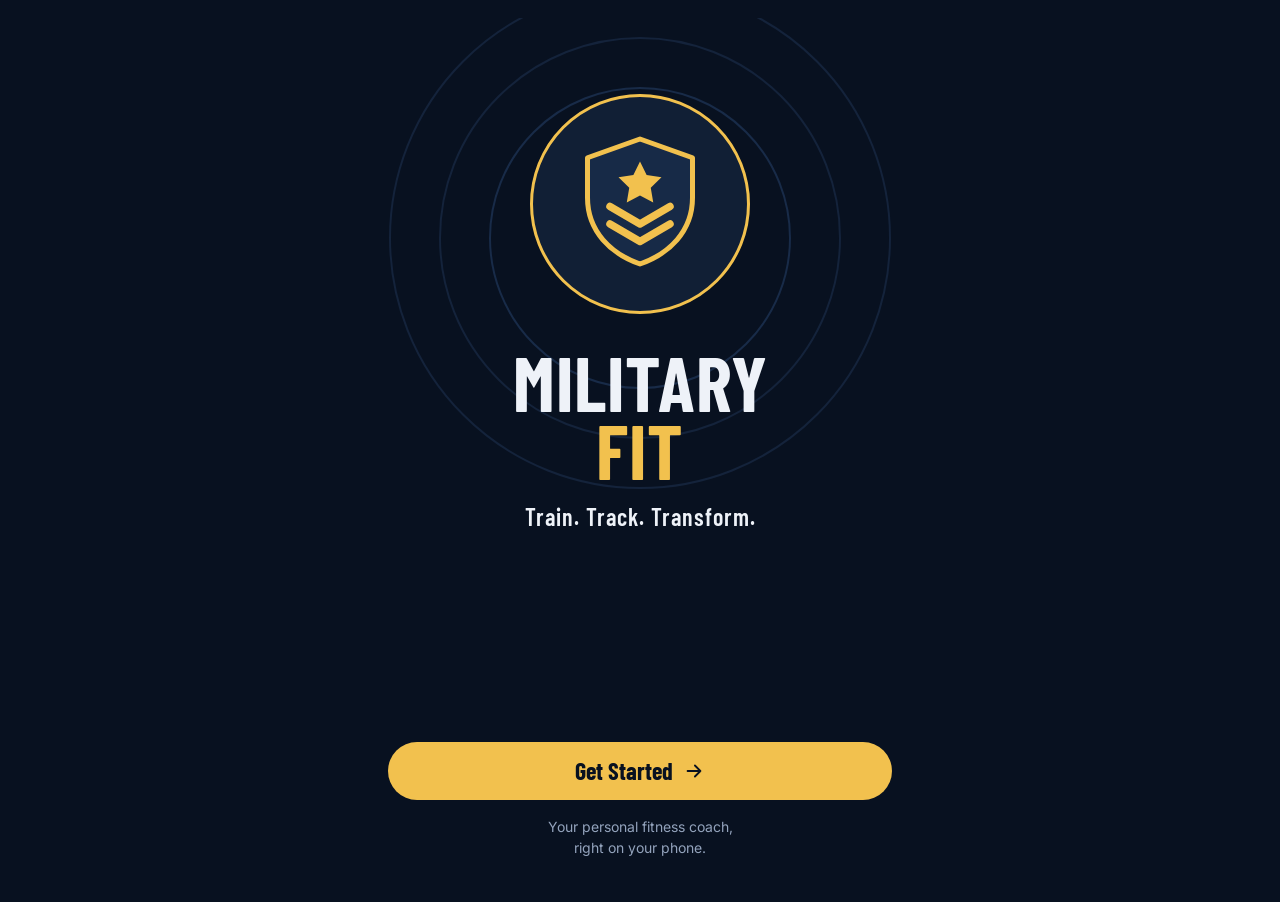
<file: index.html>
<!doctype html>
<html lang="en">
<head>
  <meta charset="utf-8">
  <meta name="viewport" content="width=device-width, initial-scale=1, viewport-fit=cover">
  <meta name="theme-color" content="#081120">
  <title>MILITARY FIT</title>
  <link rel="manifest" href="./manifest.webmanifest">
  <link rel="icon" href="./icons/icon-192.png">
  <link rel="apple-touch-icon" href="./icons/icon-192.png">
  <link rel="stylesheet" href="./css/app.css">
</head>
<body>
  <main id="app"></main>

  <nav id="nav" class="bottom-nav" aria-label="Main">
    <a href="#/dashboard" data-tab="home"><svg width="22" height="22" viewBox="0 0 24 24" fill="none" stroke="currentColor" stroke-width="2" stroke-linecap="round" stroke-linejoin="round" aria-hidden="true"><path d="M3 11l9-7 9 7v9H3z"/></svg>Home</a>
    <a href="#/workouts" data-tab="workouts"><svg width="22" height="22" viewBox="0 0 24 24" fill="none" stroke="currentColor" stroke-width="2" stroke-linecap="round" stroke-linejoin="round" aria-hidden="true"><path d="M6 8v8M18 8v8M3 10v4M21 10v4M6 12h12"/></svg>Workouts</a>
    <a href="#/library" data-tab="library"><svg width="22" height="22" viewBox="0 0 24 24" fill="none" stroke="currentColor" stroke-width="2" stroke-linecap="round" stroke-linejoin="round" aria-hidden="true"><path d="M4 5h6v14H4zM14 5h6v14h-6z"/></svg>Library</a>
    <a href="#/progress" data-tab="progress"><svg width="22" height="22" viewBox="0 0 24 24" fill="none" stroke="currentColor" stroke-width="2" stroke-linecap="round" stroke-linejoin="round" aria-hidden="true"><path d="M4 19l5-6 4 3 7-9"/></svg>Progress</a>
    <a href="#/more" data-tab="more"><svg width="22" height="22" viewBox="0 0 24 24" fill="none" stroke="currentColor" stroke-width="2" stroke-linecap="round" aria-hidden="true"><circle cx="5" cy="12" r="1"/><circle cx="12" cy="12" r="1"/><circle cx="19" cy="12" r="1"/></svg>More</a>
  </nav>

  <script type="module" src="./js/app.js"></script>
</body>
</html>
</file>
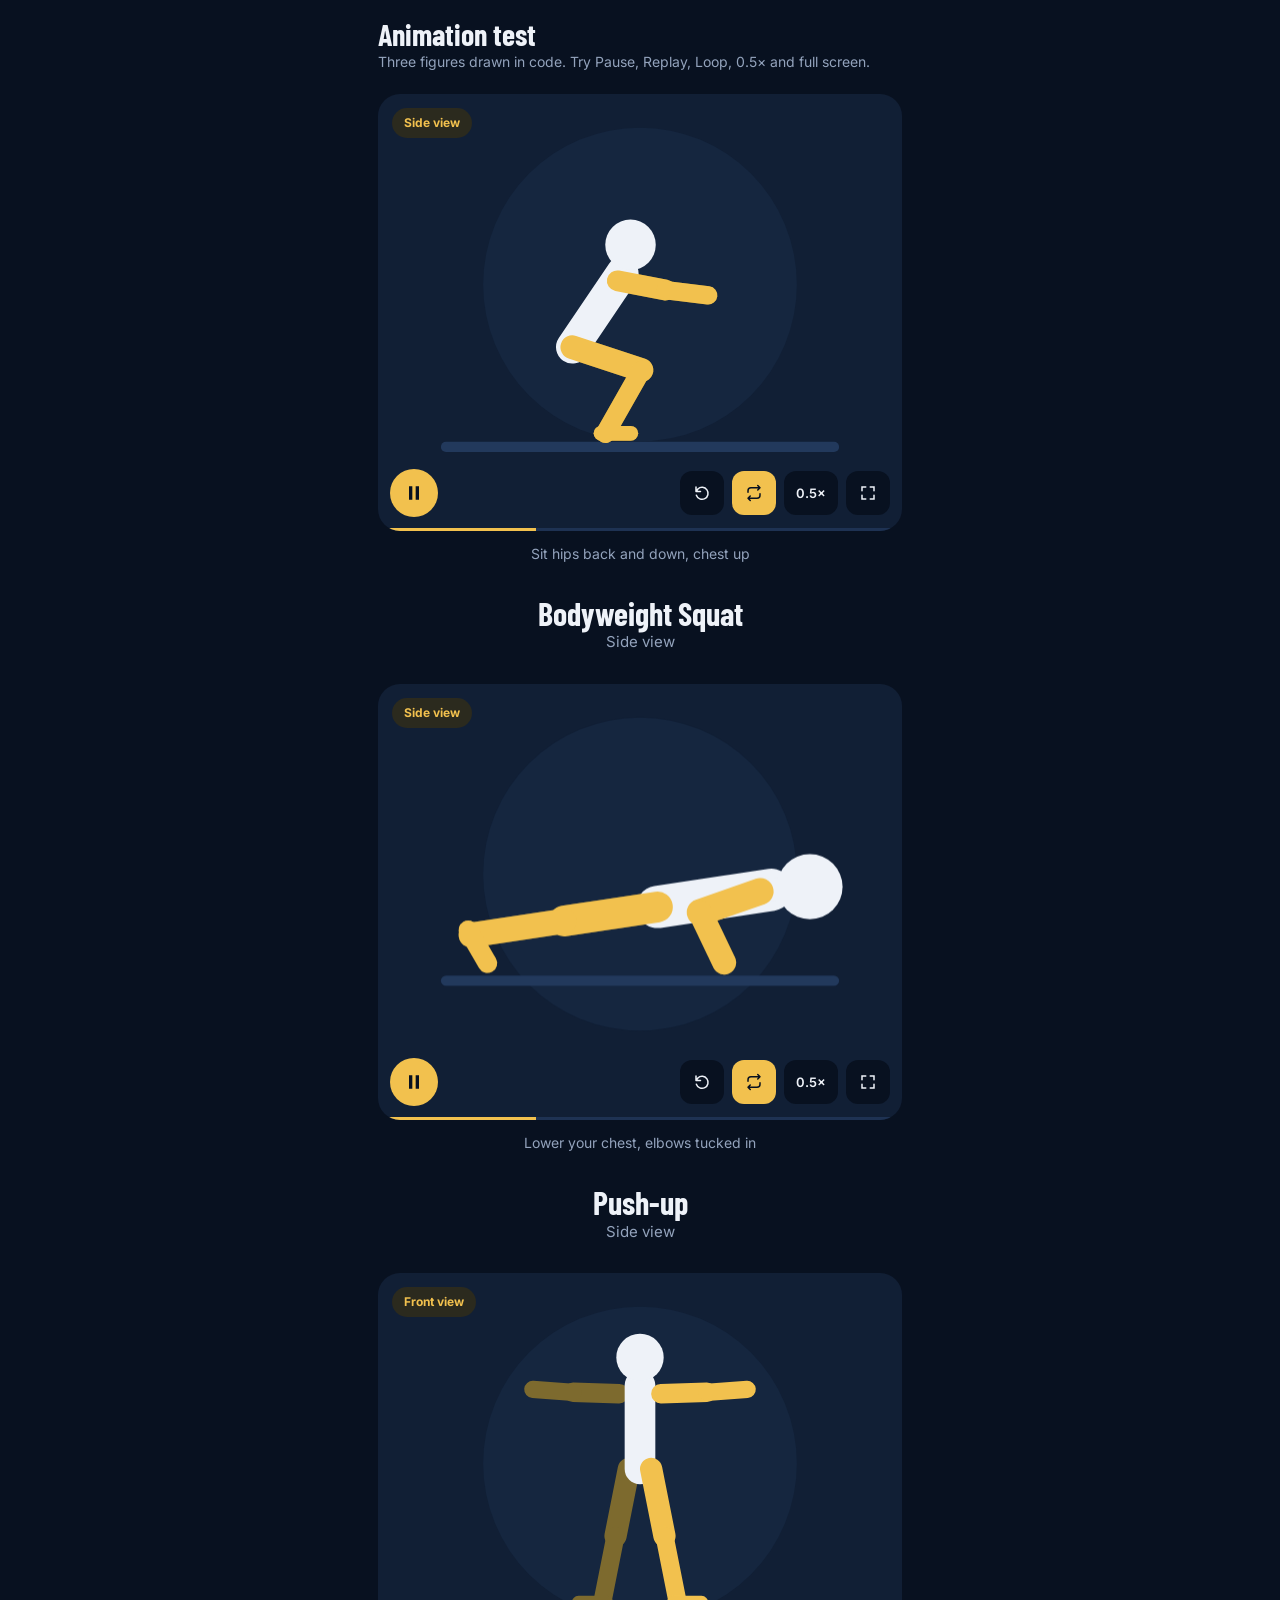
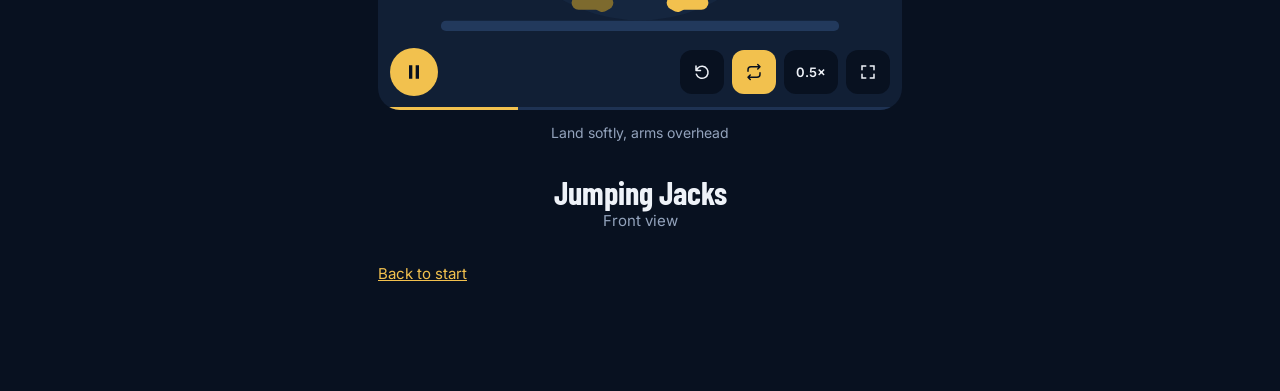
<file: test-anim.html>
<!doctype html>
<html lang="en">
<head>
  <meta charset="utf-8">
  <meta name="viewport" content="width=device-width, initial-scale=1, viewport-fit=cover">
  <meta name="theme-color" content="#081120">
  <title>Animation test — MILITARY FIT</title>
  <link rel="icon" href="./icons/icon-192.png">
  <link rel="stylesheet" href="./css/app.css">
</head>
<body>
  <h1>Animation test</h1>
  <p class="muted">Three figures drawn in code. Try Pause, Replay, Loop, 0.5× and full screen.</p>

  <section class="demo" aria-label="Bodyweight squat">
    <div id="squat"></div>
    <h2 class="demo-name">Bodyweight Squat</h2>
    <p class="demo-meta">Side view</p>
  </section>
  <section class="demo" aria-label="Push-up">
    <div id="pushup"></div>
    <h2 class="demo-name">Push-up</h2>
    <p class="demo-meta">Side view</p>
  </section>
  <section class="demo" aria-label="Jumping jacks">
    <div id="jj"></div>
    <h2 class="demo-name">Jumping Jacks</h2>
    <p class="demo-meta">Front view</p>
  </section>
  <p><a href="./index.html">Back to start</a></p>

  <script type="module">
    import { mountAnimation } from './js/anim.js';
    import { squat, pushup, jumpingJack } from './js/data/animations.js';
    window.players = {
      squat: mountAnimation(document.getElementById('squat'), squat),
      pushup: mountAnimation(document.getElementById('pushup'), pushup),
      jj: mountAnimation(document.getElementById('jj'), jumpingJack),
    };
  </script>
</body>
</html>
</file>
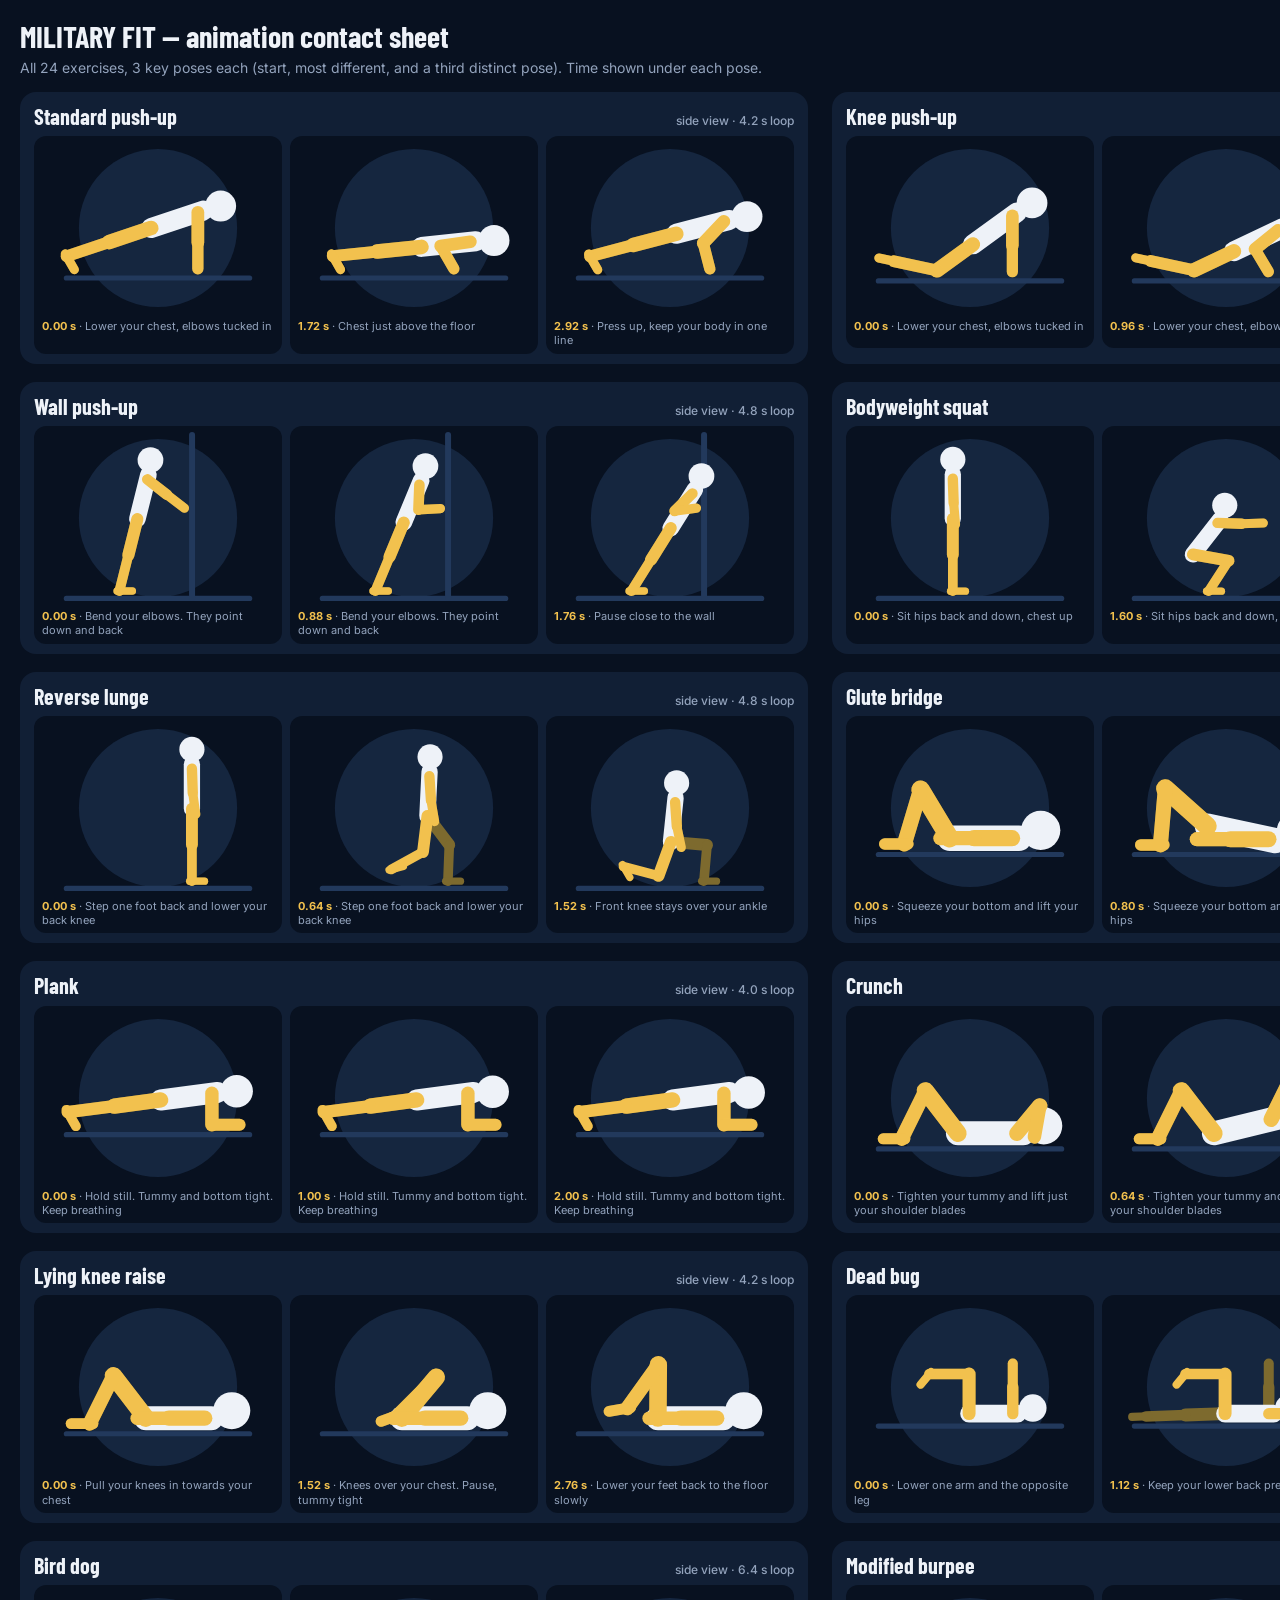
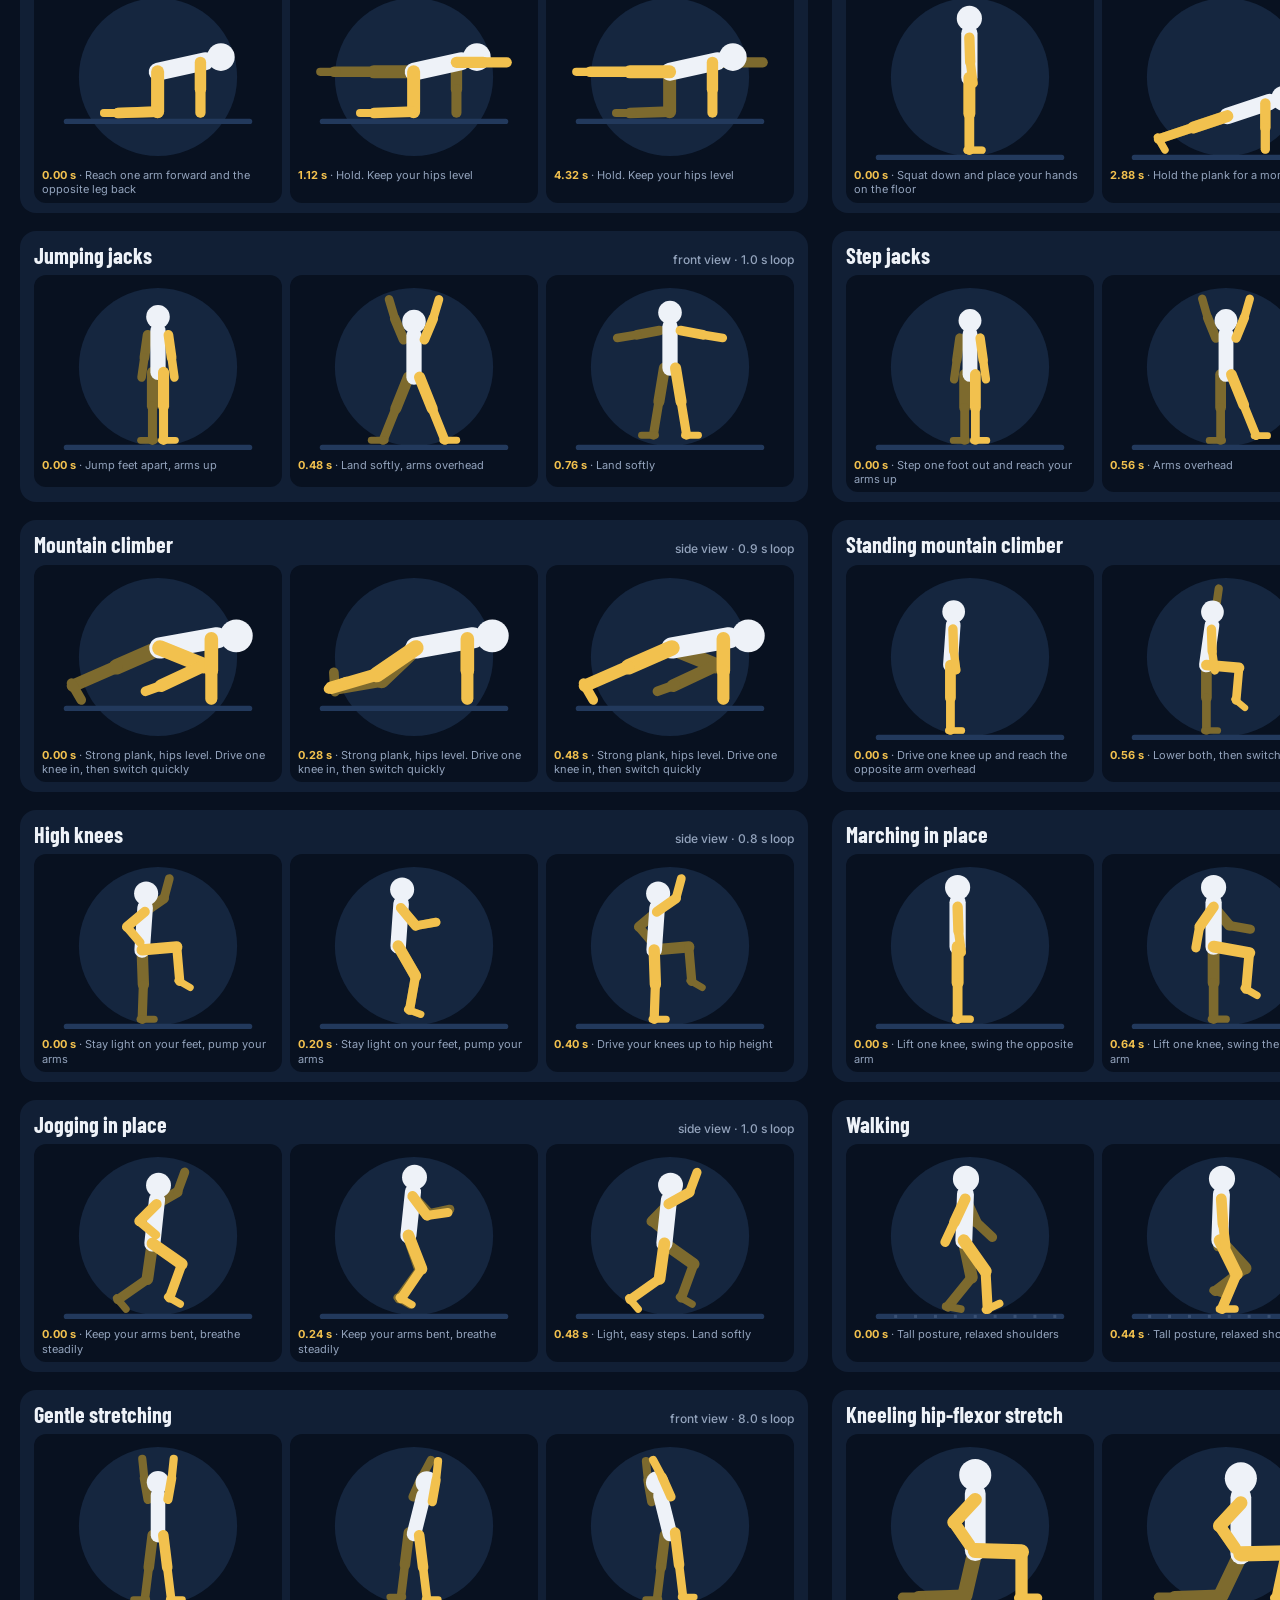
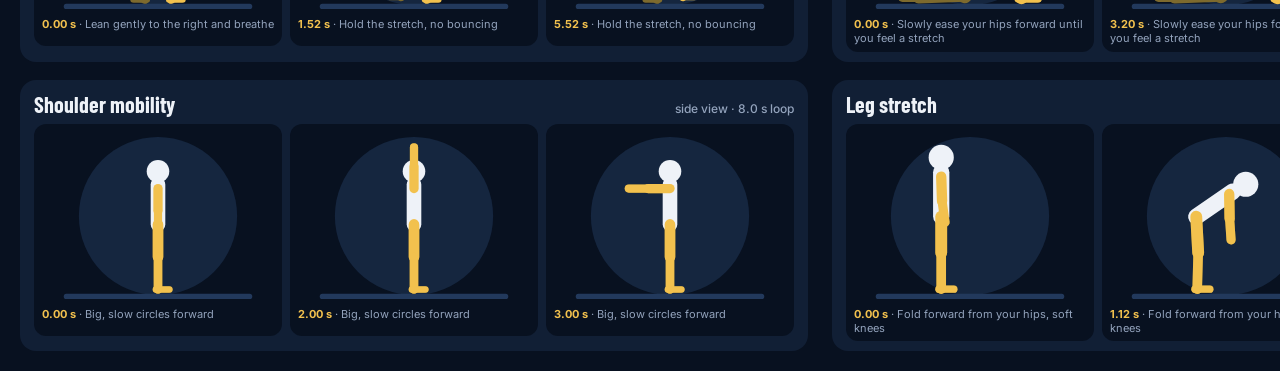
<file: tools/anim-sheet.html>
<!doctype html>
<html lang="en">
<head>
  <meta charset="utf-8">
  <title>MILITARY FIT — animation contact sheet</title>
  <link rel="icon" href="../icons/icon-192.png">
  <link rel="stylesheet" href="../css/app.css">
  <style>
    body { max-width: none; width: 1640px; padding: 20px; }
    h1 { margin-bottom: 4px; }
    .grid { display: grid; grid-template-columns: 1fr 1fr; gap: 18px 24px; margin-top: 14px; }
    .ex { background: var(--card); border-radius: 16px; padding: 12px 14px 10px; margin: 0; }
    .ex h2 { font-size: 22px; margin-bottom: 8px; display: flex; justify-content: space-between; align-items: baseline; }
    .ex h2 small { font-family: var(--font-body); font-size: 12px; color: var(--muted); font-weight: 500; }
    .poses { display: grid; grid-template-columns: repeat(3, 1fr); gap: 8px; }
    .pose { background: var(--bg); border-radius: 12px; overflow: hidden; }
    .pose .stage { height: 178px; position: relative; }
    .pose canvas { width: 100%; height: 100%; display: block; }
    .pose .cap { font-size: 11px; color: var(--muted); padding: 5px 8px 6px; line-height: 1.3; min-height: 34px; }
    .pose .cap b { color: var(--gold); }
  </style>
</head>
<body>
  <h1>MILITARY FIT — animation contact sheet</h1>
  <p class="muted">All 24 exercises, 3 key poses each (start, most different, and a third distinct pose). Time shown under each pose.</p>
  <div class="grid" id="grid"></div>

  <script type="module">
    import { FigurePlayer } from '../js/anim.js';
    import { ANIMATIONS } from '../js/data/animations.js';
    import { EXERCISES } from '../js/data/exercises.js';

    const names = Object.fromEntries(EXERCISES.map(e => [e.id, e]));
    const grid = document.getElementById('grid');
    const pick = (pl, def) => {
      const frames = [];
      for (let t = 0; t <= def.duration; t += 40) {
        const w = pl._eval(t).world;
        frames.push({ t, v: Object.values(w).flat() });
      }
      const dist = (a, b) => Math.sqrt(a.v.reduce((s, x, i) => s + (x - b.v[i]) ** 2, 0));
      const f0 = frames[0];
      const f1 = frames.reduce((b, f) => dist(f, f0) > dist(b, f0) ? f : b, f0);
      const f2 = frames.reduce((b, f) => Math.min(dist(f, f0), dist(f, f1)) > Math.min(dist(b, f0), dist(b, f1)) ? f : b, f0);
      return [f0, f1, f2].map(f => f.t).sort((a, b) => a - b);
    };
    for (const e of EXERCISES) {
      const def = ANIMATIONS[e.anim || e.id];
      const box = document.createElement('section');
      box.className = 'ex';
      box.innerHTML = `<h2>${e.name}<small>${def.view} view · ${(def.duration / 1000).toFixed(1)} s loop</small></h2><div class="poses"></div>`;
      grid.appendChild(box);
      const poses = box.querySelector('.poses');
      // use a throwaway player to pick poses
      const probe = new FigurePlayer(document.createElement('canvas'), def, { reserve: 0, top: 6 });
      const times = pick(probe, def);
      for (const t of times) {
        const cell = document.createElement('div');
        cell.className = 'pose';
        cell.innerHTML = `<div class="stage"><canvas></canvas></div><div class="cap"></div>`;
        poses.appendChild(cell);
        const stage = cell.querySelector('.stage'), canvas = cell.querySelector('canvas');
        const pl = new FigurePlayer(canvas, def, { reserve: 0, top: 6 });
        pl.resize(stage.clientWidth, stage.clientHeight);
        pl.seek(t);
        cell.querySelector('.cap').innerHTML = `<b>${(t / 1000).toFixed(2)} s</b> · ${pl.cue}`;
      }
    }
    window.sheetReady = true;
  </script>
</body>
</html>
</file>
<file: css/app.css>
/* MILITARY FIT — "Night Ops v2" (see MILITARY-FIT-DESIGN.md). Mobile first, offline fonts. */
@font-face { font-family: 'Barlow Condensed'; font-weight: 600; font-style: normal; font-display: swap;
  src: url('../fonts/barlow-condensed-600.woff2') format('woff2'); }
@font-face { font-family: 'Barlow Condensed'; font-weight: 700; font-style: normal; font-display: swap;
  src: url('../fonts/barlow-condensed-700.woff2') format('woff2'); }
@font-face { font-family: 'Inter'; font-weight: 400 700; font-style: normal; font-display: swap;
  src: url('../fonts/inter-latin-var.woff2') format('woff2'); }

:root {
  --bg: #081120;
  --card: #111F35;
  --card-2: #172A47;
  --nav: #0C182B;
  --line: #1E3253;
  --line-2: #3A5174;
  --gold: #F2C14E;
  --gold-tint: #2B2A1E;
  --gold-text: #E8E1C4;
  --text: #EEF2F8;
  --muted: #93A3BC;
  --ok: #4ADE80; --ok-bg: #10291C; --ok-text: #7BE3A1;
  --danger-bg: #2A1218; --danger-line: #8A2E35; --danger-text: #FF9AA0;
  --water: #4C9BE8;
  --font-head: 'Barlow Condensed', 'Arial Narrow', sans-serif;
  --font-body: 'Inter', system-ui, -apple-system, 'Segoe UI', Roboto, Arial, sans-serif;
}

* { box-sizing: border-box; -webkit-tap-highlight-color: transparent; }
html, body { margin: 0; background: var(--bg); color: var(--text); }
body {
  font-family: var(--font-body); font-size: 15px; line-height: 1.5;
  min-height: 100vh; padding: 18px 18px 40px; max-width: 560px; margin: 0 auto;
}
h1, h2, h3 { font-family: var(--font-head); font-weight: 700; margin: 0; line-height: 1.1; }
h1 { font-size: 30px; }
h2 { font-size: 22px; }
p { margin: 0 0 12px; }
.muted { color: var(--muted); font-size: 14px; }
a { color: var(--gold); }

.card { background: var(--card); border-radius: 22px; padding: 18px; margin: 14px 0; }
.badge {
  display: inline-block; background: var(--gold-tint); color: var(--gold);
  border-radius: 999px; padding: 3px 12px; font-size: 12px; font-weight: 700; margin-bottom: 8px;
}
.badge.muted-badge { background: var(--card-2); color: var(--muted); }
.btn {
  display: inline-flex; align-items: center; justify-content: center;
  min-height: 54px; padding: 0 28px; border-radius: 999px; border: 0;
  background: var(--gold); color: var(--bg); text-decoration: none;
  font-family: var(--font-head); font-size: 22px; font-weight: 700;
}
.btn.outline { background: transparent; color: var(--text); border: 1.5px solid var(--line-2); }

/* ---------- Animation card ---------- */
.anim { margin: 0; }
.anim-stage {
  position: relative; aspect-ratio: 6 / 5; background: var(--card);
  border-radius: 22px; overflow: hidden;
}
.anim-stage canvas { position: absolute; inset: 0; width: 100%; height: 100%; display: block; }
.anim-chip {
  position: absolute; top: 14px; left: 14px; padding: 6px 12px; border-radius: 999px;
  background: var(--gold-tint); color: var(--gold); font-size: 12px; font-weight: 700;
}
.anim-bar { position: absolute; left: 0; right: 0; bottom: 0; height: 3px; background: var(--line); }
.anim-bar-fill { height: 100%; width: 0; background: var(--gold); }
.anim-controls {
  position: absolute; left: 12px; right: 12px; bottom: 14px;
  display: flex; justify-content: space-between; align-items: center; gap: 8px;
}
.anim-controls button {
  border: 0; cursor: pointer; font-family: var(--font-body); color: var(--text);
  display: flex; align-items: center; justify-content: center;
}
.anim-play { width: 48px; height: 48px; border-radius: 50%; background: var(--gold); color: var(--bg) !important; flex: none; }
.anim-tools { display: flex; gap: 8px; }
.anim-tools button { width: 44px; height: 44px; border-radius: 12px; background: var(--bg); }
.anim-tools .anim-slow { width: auto; min-width: 52px; padding: 0 12px; font-size: 13px; font-weight: 600; }
.anim-tools button[aria-pressed="true"] { background: var(--gold); color: var(--bg); }
.anim-tools button[hidden] { display: none; }
.anim-controls button:active { transform: scale(.96); }
.anim-controls button:focus-visible { outline: 2px solid var(--gold); outline-offset: 2px; }
.anim-cue { margin: 12px 4px 0; text-align: center; color: var(--muted); font-size: 14px; min-height: 2.8em; }

.anim:fullscreen, .anim:-webkit-full-screen { display: flex; flex-direction: column; background: var(--bg); padding: 12px; }
.anim:fullscreen .anim-stage, .anim:-webkit-full-screen .anim-stage { flex: 1; aspect-ratio: auto; }

/* ---------- Demo block on the test page ---------- */
.demo { margin: 22px 0 30px; }
.demo-name { text-align: center; margin-top: 14px; font-size: 32px; }
.demo-meta { text-align: center; color: var(--muted); font-size: 15px; }

/* ---------- App shell ---------- */
body { padding-bottom: calc(70px + env(safe-area-inset-bottom) + 24px); }
.visually-hidden { position: absolute; width: 1px; height: 1px; overflow: hidden; clip: rect(0 0 0 0); white-space: nowrap; }
.page-head { margin: 6px 0 14px; }
.page-head p { margin: 4px 0 0; }
.card p:last-child { margin-bottom: 0; }
.tile {
  display: inline-flex; align-items: center; justify-content: center; flex: none;
  border-radius: 10px; background: var(--gold-tint); color: var(--gold);
}
a:focus-visible, button:focus-visible, input:focus-visible { outline: 2px solid var(--gold); outline-offset: 2px; }

.bottom-nav {
  position: fixed; left: 0; right: 0; bottom: 0; margin: 0 auto; max-width: 560px; z-index: 10;
  height: calc(70px + env(safe-area-inset-bottom)); padding-bottom: env(safe-area-inset-bottom);
  background: var(--nav); border-top: 1px solid #1A2B45;
  display: grid; grid-template-columns: repeat(5, minmax(0, 1fr));
}
.bottom-nav a {
  display: flex; flex-direction: column; align-items: center; justify-content: center; gap: 3px;
  text-decoration: none; color: var(--muted); font-size: 11px;
}
.bottom-nav a[aria-current="page"] { color: var(--gold); font-weight: 700; }

.coming { display: flex; gap: 14px; align-items: flex-start; }
.coming h2 { margin: 2px 0 6px; }
.rows { list-style: none; margin: 0; padding: 0; display: flex; flex-direction: column; gap: 10px; }
.row { display: flex; align-items: center; gap: 12px; background: var(--card); border-radius: 16px; padding: 12px 14px; min-height: 60px; }
.row-name { flex: 1; font-weight: 600; }
.row .badge { margin: 0; white-space: nowrap; font-size: 11px; }
.foot-note { margin-top: 14px; }

/* ---------- Library ---------- */
.search {
  display: flex; align-items: center; gap: 10px; height: 52px; padding: 0 14px;
  background: var(--card); border-radius: 16px; color: var(--muted);
}
.search input {
  flex: 1; min-width: 0; height: 100%; background: transparent; border: 0; outline: none;
  color: var(--text); font: inherit; font-size: 16px;
}
.search input::placeholder { color: var(--muted); }
.search:focus-within { outline: 2px solid var(--gold); }
.tabs {
  display: flex; gap: 8px; overflow-x: auto; scrollbar-width: none;
  margin: 0 -18px; padding: 12px 18px 4px;
}
.tabs::-webkit-scrollbar { display: none; }
.tab {
  flex: none; min-height: 44px; padding: 0 16px; border: 0; border-radius: 999px; cursor: pointer;
  background: var(--card); color: var(--text); font: inherit; font-size: 14px; font-weight: 600;
}
.tab[aria-pressed="true"] { background: var(--gold); color: var(--bg); }
.result-count { min-height: 1.4em; margin: 8px 2px 4px; }
.ex-grid { display: grid; grid-template-columns: repeat(2, minmax(0, 1fr)); gap: 12px; margin-top: 8px; }
.ex-card { display: block; overflow: hidden; background: var(--card); border-radius: 20px; color: var(--text); text-decoration: none; }
.ex-card[hidden] { display: none; }
.ex-thumb { aspect-ratio: 4 / 3; background: var(--bg); }
.ex-thumb canvas { display: block; width: 100%; height: 100%; }
.ex-info { display: flex; flex-direction: column; padding: 10px 12px 13px; }
.ex-name { font-family: var(--font-head); font-weight: 700; font-size: 20px; line-height: 1.15; }
.ex-sub { margin-top: 2px; font-size: 12px; color: var(--muted); }
.empty { text-align: center; color: var(--muted); }

/* ---------- Exercise detail ---------- */
.topbar { display: flex; align-items: center; gap: 10px; margin-bottom: 14px; }
.icon-btn {
  display: flex; align-items: center; justify-content: center; flex: none;
  width: 44px; height: 44px; border-radius: 14px; background: var(--card); color: var(--text); text-decoration: none;
}
.icon-btn-spacer { width: 44px; flex: none; }
.topbar-title { flex: 1; text-align: center; font-size: 24px; }
.ex-head { text-align: center; margin: 16px 0 6px; }
.ex-title { font-size: 32px; }
.ex-dose { margin: 2px 0 8px; color: var(--muted); font-size: 15px; }
.chip {
  display: inline-block; margin: 0 4px 6px 0; padding: 4px 12px; border-radius: 999px;
  background: var(--card-2); color: var(--text); font-size: 13px;
}
.ex-tags .chip { margin: 0 3px; }
.info { margin: 12px 0; }
.info-title { display: flex; align-items: center; gap: 10px; margin-bottom: 10px; font-size: 20px; }
.steps { margin: 0; padding: 0; list-style: none; counter-reset: s; display: flex; flex-direction: column; gap: 10px; }
.steps li { counter-increment: s; display: flex; align-items: flex-start; gap: 12px; }
.steps li::before {
  content: counter(s); flex: none; width: 26px; height: 26px; margin-top: 1px; border-radius: 50%;
  background: var(--gold); color: var(--bg); font-family: var(--font-head); font-weight: 700; font-size: 16px;
  display: flex; align-items: center; justify-content: center;
}
.plain { margin: 0; padding: 0; list-style: none; display: flex; flex-direction: column; gap: 8px; }
.plain li { position: relative; padding-left: 18px; }
.plain li::before { content: ''; position: absolute; left: 0; top: .6em; width: 7px; height: 7px; border-radius: 50%; background: var(--gold); }
.big-dose { margin: 0 0 6px; font-family: var(--font-head); font-size: 26px; font-weight: 700; }
.chips { margin: 0; }
.alts { display: flex; flex-direction: column; gap: 10px; margin: 12px 0; }
.alt {
  display: flex; align-items: center; gap: 12px; padding: 12px 14px; min-height: 60px;
  background: var(--card); border-radius: 16px; color: var(--text); text-decoration: none;
}
.alt > svg:first-child { color: var(--gold); }
.alt > svg:last-child { color: var(--muted); }
.alt span { flex: 1; display: flex; flex-direction: column; line-height: 1.25; }
.alt small { color: var(--muted); font-size: 12px; }
.alt b { font-size: 16px; }

/* ---------- Welcome + onboarding + profile ---------- */
body.no-nav .bottom-nav { display: none; }
body.no-nav { padding-bottom: 24px; }
.center { text-align: center; }
.lead { font-size: 17px; line-height: 1.55; }
.btn.block { display: flex; width: 100%; height: 58px; border-radius: 29px; font-size: 24px; gap: 10px; }
.btn.grow { flex: 1; }
.btn[disabled] { opacity: .4; cursor: not-allowed; }
.btn.outline { height: 54px; }
.btn { height: 54px; }

.welcome {
  position: relative; display: flex; flex-direction: column; align-items: center; overflow: hidden;
  min-height: calc(100vh - 40px); padding: 50px 10px 20px;
}
.welcome-rings { position: absolute; top: -40px; left: 50%; transform: translateX(-50%); pointer-events: none; }
.welcome-emblem {
  position: relative; width: 220px; height: 220px; border-radius: 50%; margin-top: 26px;
  background: var(--card); border: 3px solid var(--gold); display: flex; align-items: center; justify-content: center;
}
.welcome-title { position: relative; margin-top: 34px; text-align: center; font-size: 76px; line-height: .9; letter-spacing: 1px; }
.welcome-title span { display: block; }
.welcome-title .gold { color: var(--gold); }
.welcome-tag { position: relative; margin: 14px 0 0; font-family: var(--font-head); font-size: 24px; font-weight: 600; letter-spacing: 1px; }
.welcome-foot { position: relative; margin-top: auto; width: 100%; display: flex; flex-direction: column; align-items: center; gap: 16px; padding-top: 28px; }
.welcome-foot p { margin: 0; }

.onb { display: flex; flex-direction: column; min-height: calc(100vh - 40px); }
.onb-top { display: flex; align-items: center; gap: 14px; margin-bottom: 20px; }
.onb-prog { flex: 1; display: flex; flex-direction: column; gap: 6px; }
.onb-prog-label { font-size: 12px; color: var(--muted); font-weight: 600; }
.bar { height: 4px; border-radius: 2px; background: var(--line); overflow: hidden; }
.bar .fill { height: 100%; background: var(--gold); border-radius: 2px; transition: width .25s; }
.onb-title { font-size: 38px; line-height: 1.05; margin: 0 0 6px; }
.onb-help { margin: 0 0 16px; font-size: 15px; color: var(--muted); }
.onb-body { flex: 1; padding-bottom: 12px; }

.opts { display: flex; flex-direction: column; gap: 8px; }
.opt {
  display: flex; align-items: center; gap: 12px; width: 100%; min-height: 54px; padding: 8px 14px;
  background: var(--card); border: 1.5px solid var(--card); border-radius: 16px;
  color: var(--text); font: inherit; text-align: left; cursor: pointer;
}
.opt.on { background: #1A2A3F; border-color: var(--gold); }
.opt-label { flex: 1; font-size: 15px; font-weight: 600; line-height: 1.3; }
.check {
  flex: none; width: 24px; height: 24px; border-radius: 50%; border: 2px solid var(--line-2);
  display: flex; align-items: center; justify-content: center;
}
.check svg { display: none; stroke: var(--bg); stroke-width: 3.5; }
.opt.on .check { background: var(--gold); border-color: var(--gold); }
.opt.on .check svg { display: block; }
.opt:active { transform: scale(.99); }

.other-box { margin-top: 10px; }
.input {
  width: 100%; min-height: 52px; padding: 12px 14px; background: var(--card); color: var(--text);
  border: 1.5px solid var(--line); border-radius: 14px; font: inherit; font-size: 16px;
}
.input::placeholder { color: var(--muted); }
.input:focus { outline: none; border-color: var(--gold); }
.area { resize: vertical; min-height: 96px; }
.field { margin: 14px 0; }
.field label, .field .label { display: block; margin-bottom: 6px; font-size: 14px; font-weight: 600; }
.hint { margin: 6px 2px 0; color: var(--muted); font-size: 13px; }
.field-error, .form-error { margin: 6px 2px 0; color: var(--danger-text); font-size: 13px; font-weight: 600; }
.form-error { background: var(--danger-bg); border: 1px solid var(--danger-line); border-radius: 12px; padding: 10px 12px; }
.seg { display: flex; flex-wrap: wrap; gap: 8px; }
.seg-btn {
  flex: 1 1 auto; min-height: 46px; padding: 0 14px; border-radius: 999px; cursor: pointer;
  background: var(--card); color: var(--text); border: 1.5px solid var(--line); font: inherit; font-size: 14px; font-weight: 600;
}
.seg-btn.on { background: var(--gold); border-color: var(--gold); color: var(--bg); }
.chips-row { display: flex; flex-direction: column; gap: 8px; margin-top: 8px; }
.chip-btn {
  text-align: left; padding: 10px 14px; border-radius: 14px; cursor: pointer; min-height: 44px;
  background: var(--card); color: var(--text); border: 1.5px solid var(--line); font: inherit; font-size: 14px;
}
.tip { display: flex; gap: 12px; align-items: flex-start; margin: 14px 0; padding: 14px; background: var(--gold-tint); border-radius: 16px; }
.tip p { margin: 0; color: var(--gold-text); font-size: 14px; }
.tip[hidden], #heart-tip[hidden] { display: none; }
.energy { display: grid; grid-template-columns: repeat(5, 1fr); gap: 8px; }
.energy-btn { flex-direction: column; justify-content: center; gap: 2px; padding: 10px 2px; min-height: 76px; text-align: center; }
.energy-btn b { font-family: var(--font-head); font-size: 28px; line-height: 1; }
.energy-btn span { font-size: 11px; color: var(--muted); }
.energy-btn.on span { color: var(--text); }
.onb-footer {
  position: sticky; bottom: 0; display: flex; gap: 10px; margin: 0 -18px; padding: 14px 18px calc(14px + env(safe-area-inset-bottom));
  background: linear-gradient(to bottom, rgba(8,17,32,0), var(--bg) 32%);
}
.onb-footer .btn { font-size: 22px; gap: 8px; border-radius: 27px; }

.eyebrow { margin: 0; color: var(--gold); font-size: 12px; font-weight: 700; letter-spacing: 1.5px; }
.group-head { display: flex; align-items: center; justify-content: space-between; gap: 10px; margin-bottom: 8px; }
.group-head h2 { font-size: 22px; }
.edit-btn {
  display: inline-flex; align-items: center; gap: 6px; min-height: 40px; padding: 0 14px; border-radius: 999px;
  border: 1.5px solid var(--line-2); color: var(--text); text-decoration: none; font-size: 14px; font-weight: 600; flex: none;
}
.kv { margin: 0; }
.kv > div { display: flex; justify-content: space-between; gap: 16px; padding: 8px 0; border-top: 1px solid var(--line); }
.kv > div:first-child { border-top: 0; }
.kv dt { color: var(--muted); font-size: 14px; flex: none; max-width: 45%; }
.kv dd { margin: 0; text-align: right; font-size: 14px; font-weight: 600; overflow-wrap: anywhere; }
.section-title { margin: 22px 0 10px; font-size: 24px; }
.measures { display: flex; flex-direction: column; gap: 10px; }
.measure { background: var(--card); border-radius: 18px; padding: 14px 16px; }
.measure h3 { font-size: 20px; margin-bottom: 2px; }
.measure p { margin: 0 0 10px; font-size: 13px; }
.measure-vals { display: grid; grid-template-columns: 1fr 1fr; gap: 10px; }
.measure-vals > div { background: var(--card-2); border-radius: 12px; padding: 10px 12px; }
.measure-vals small { display: block; color: var(--muted); font-size: 12px; }
.measure-vals b { font-size: 14px; overflow-wrap: anywhere; }
.confirm h2 { margin-bottom: 14px; }
.confirm-btns { display: flex; gap: 10px; }
.link-row { text-decoration: none; color: var(--text); }
.link-row svg { color: var(--muted); }
.next-card { display: flex; gap: 14px; align-items: flex-start; border: 1.5px solid var(--gold); }
.next-card h2 { margin: 4px 0 6px; }
.next-card .btn { margin-top: 6px; }
</file>
